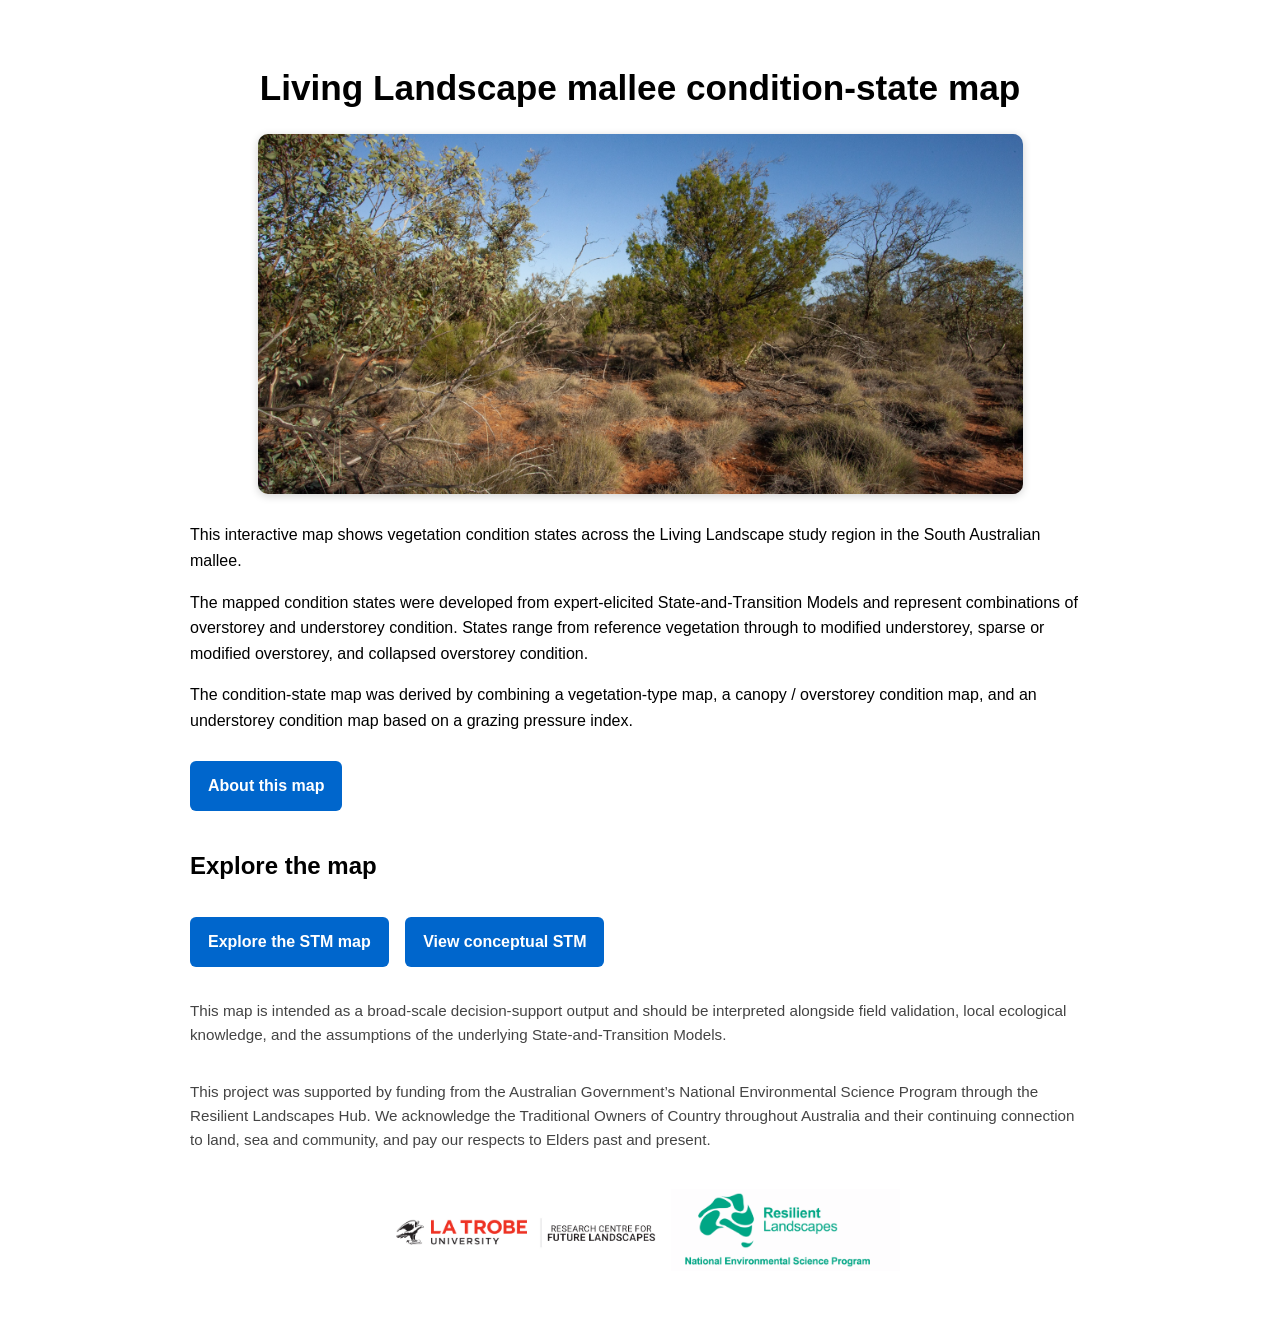
<file: index.html>
<!DOCTYPE html>
<html>
<head>
  <meta charset="utf-8">
  <title>Living Landscape mallee condition-state map</title>
  <style>
    body {
      font-family: Arial, sans-serif;
      max-width: 900px;
      margin: 60px auto;
      padding: 0 24px;
      line-height: 1.6;
    }

h1 {
  font-size: 2.2em;
  margin-bottom: 16px;
  text-align: center;
}

    h2 {
      margin-top: 36px;
    }

    .hero-image {
      width: 85%;
      height: 360px;
      object-fit: cover;
      object-position: center;
      border-radius: 10px;
      margin: 18px auto 28px auto;
      display: block;
      box-shadow: 0 2px 8px rgba(0,0,0,0.18);
    }

    .button {
      display: inline-block;
      margin: 12px 12px 0 0;
      padding: 12px 18px;
      background: #0066cc;
      color: white;
      text-decoration: none;
      border-radius: 6px;
      font-weight: bold;
    }

    .button:hover {
      background: #004f99;
    }

    .note {
      margin-top: 32px;
      font-size: 0.95em;
      color: #444;
    }

    .logo-footer {
      margin-top: 36px;
      text-align: center;
    }

    .logo-footer img {
      max-width: 100%;
      width: 520px;
      height: auto;
    }
  </style>
</head>

<body>
  <h1>Living Landscape mallee condition-state map</h1>

  <img class="hero-image" src="images/stm-hero.jpg" alt="Mallee vegetation condition-state map">

  <p>
    This interactive map shows vegetation condition states across the Living Landscape
    study region in the South Australian mallee.
  </p>

  <p>
    The mapped condition states were developed from expert-elicited State-and-Transition
    Models and represent combinations of overstorey and understorey condition. States
    range from reference vegetation through to modified understorey, sparse or modified
    overstorey, and collapsed overstorey condition.
  </p>

  <p>
    The condition-state map was derived by combining a vegetation-type map, a canopy /
    overstorey condition map, and an understorey condition map based on a grazing
    pressure index.
  </p>
<p>
  <a class="button" href="about.html">About this map</a>
</p>
  <h2>Explore the map</h2>

  <a class="button" href="stm/">Explore the STM map</a>
  <a class="button" href="stm-model.html">View conceptual STM</a>

  <p class="note">
    This map is intended as a broad-scale decision-support output and should be
    interpreted alongside field validation, local ecological knowledge, and the
    assumptions of the underlying State-and-Transition Models.
  </p>

  <p class="note">
    This project was supported by funding from the Australian Government’s National
    Environmental Science Program through the Resilient Landscapes Hub. We acknowledge
    the Traditional Owners of Country throughout Australia and their continuing
    connection to land, sea and community, and pay our respects to Elders past and present.
  </p>

  <div class="logo-footer">
    <img src="images/logos.png" alt="Project partner logos">
  </div>
</body>
</html>
</file>
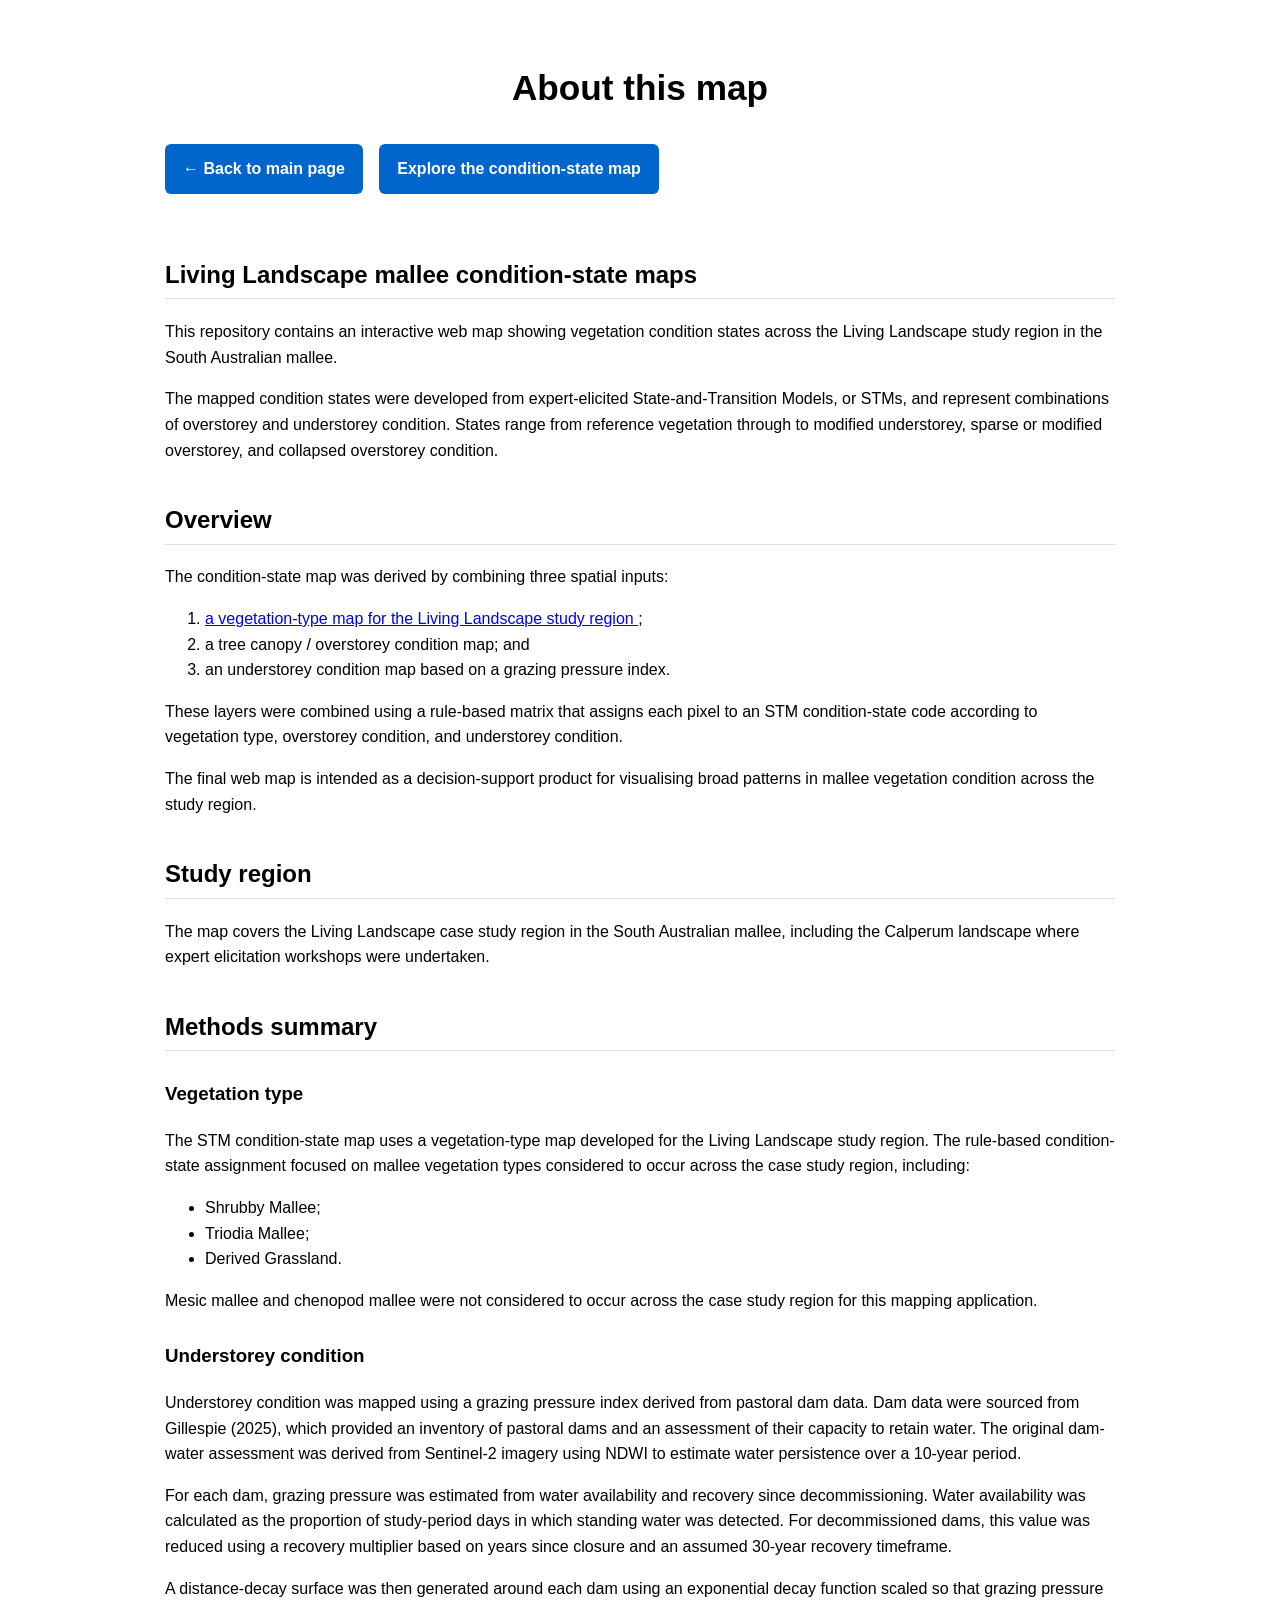
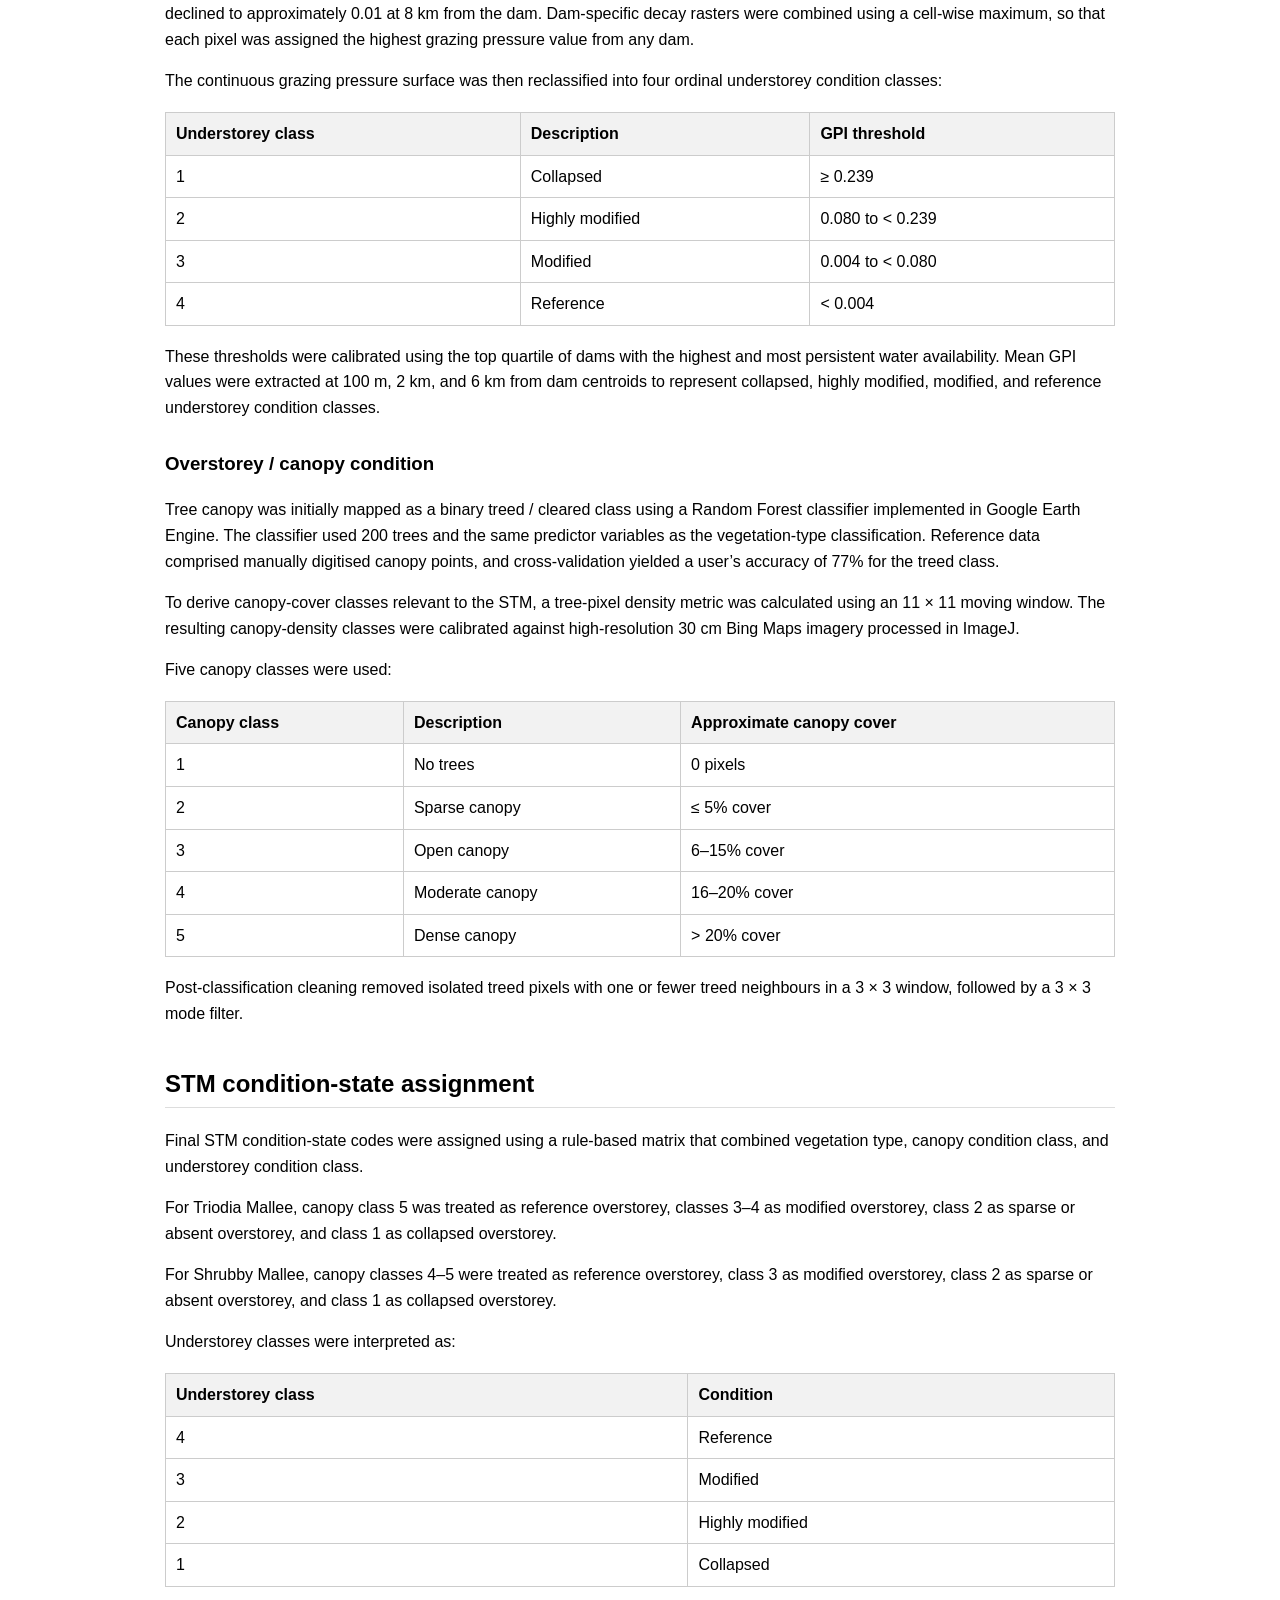
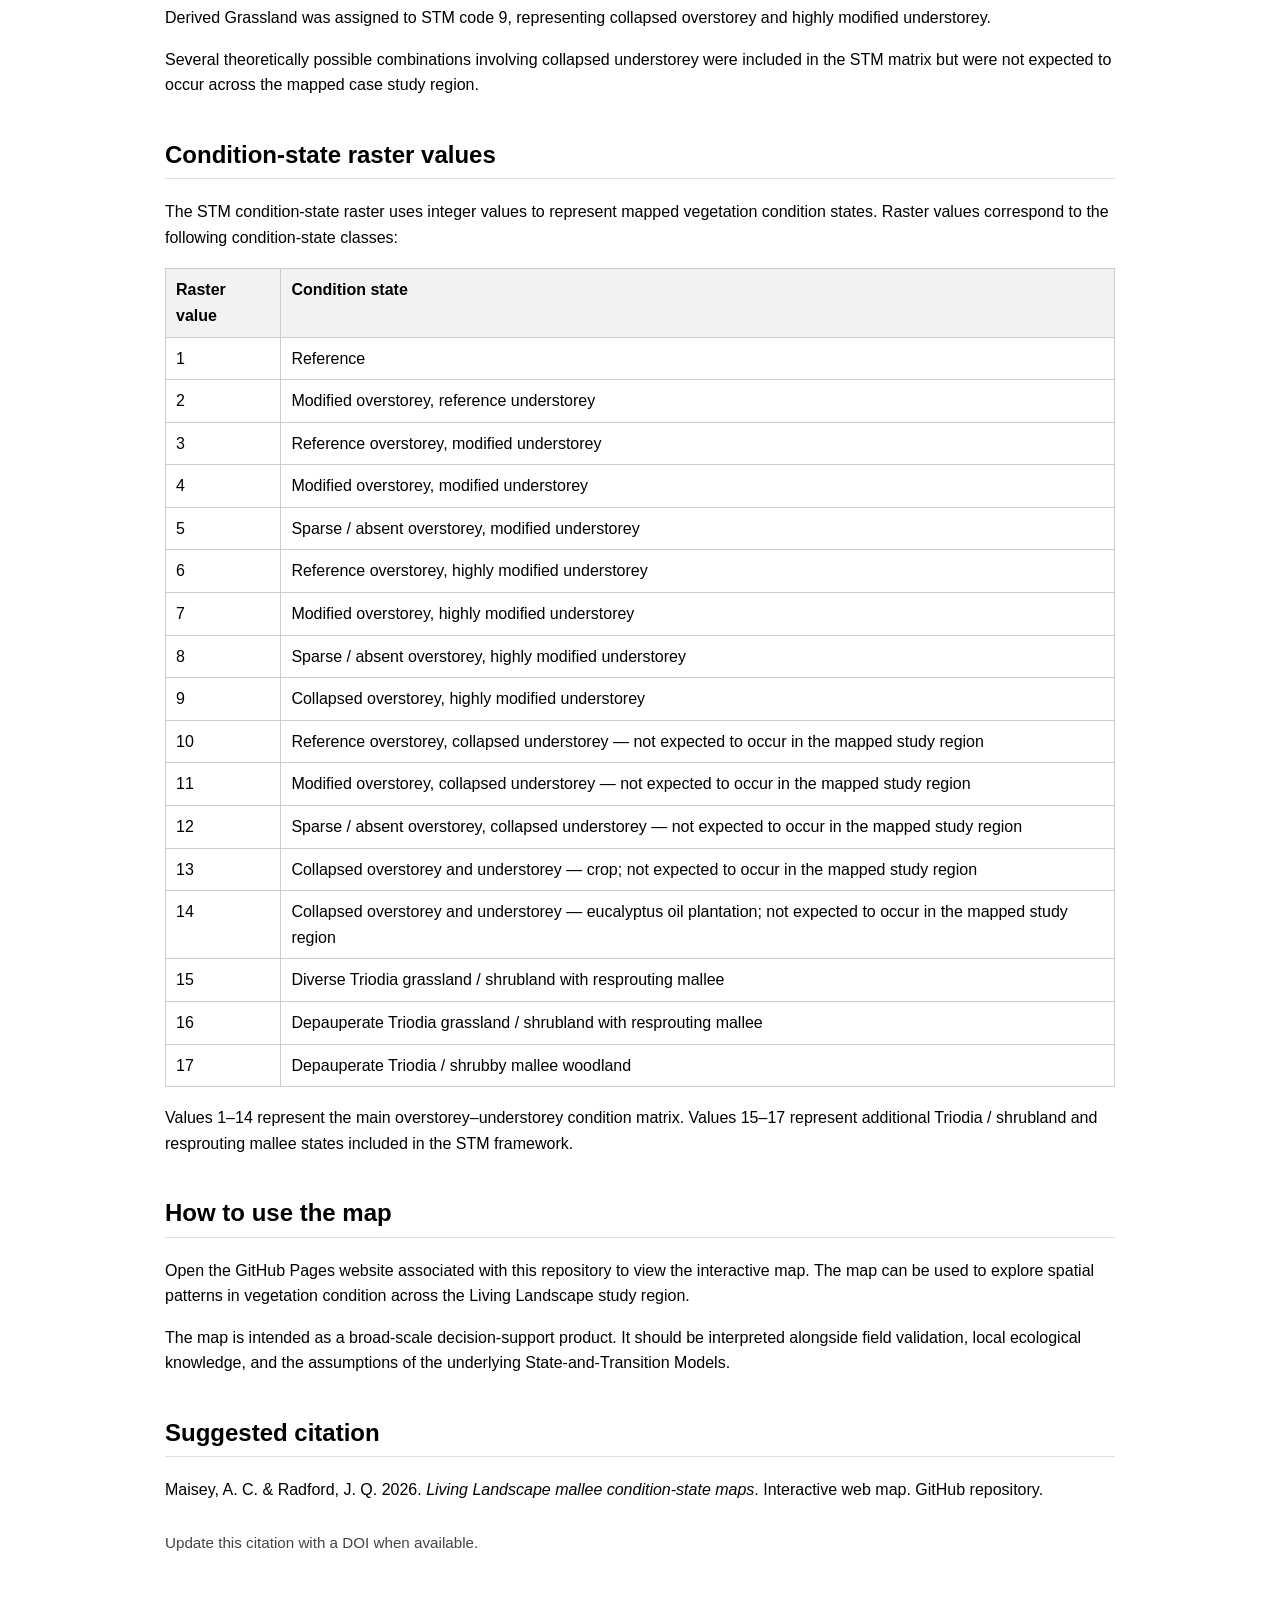
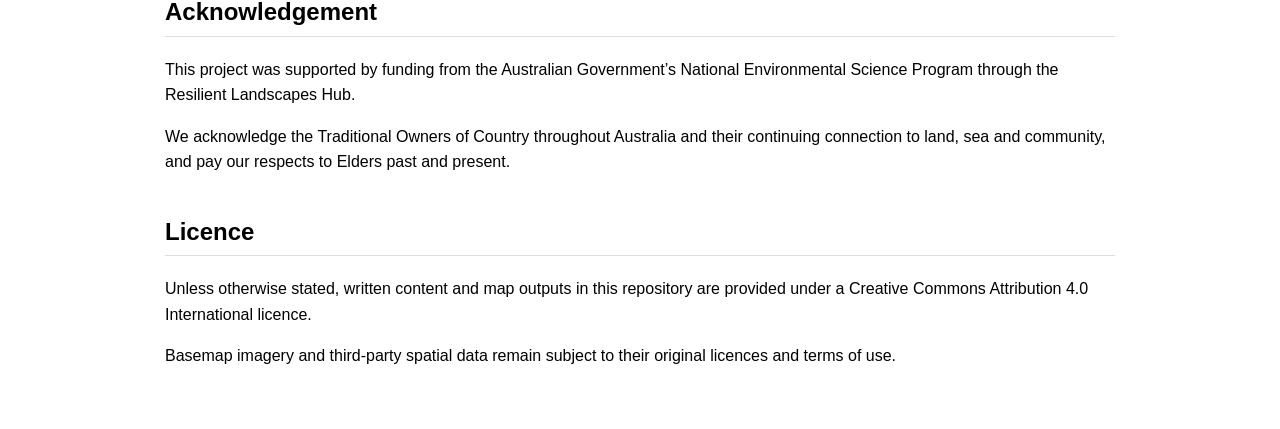
<file: about.html>
<!DOCTYPE html>
<html>
<head>
  <meta charset="utf-8">
  <title>About this map</title>
  <style>
    body {
      font-family: Arial, sans-serif;
      max-width: 950px;
      margin: 60px auto;
      padding: 0 24px;
      line-height: 1.6;
    }

    h1 {
      font-size: 2.2em;
      text-align: center;
      margin-bottom: 16px;
    }

    h2 {
      margin-top: 38px;
      border-bottom: 1px solid #ddd;
      padding-bottom: 4px;
    }

    h3 {
      margin-top: 28px;
    }

    table {
      border-collapse: collapse;
      margin: 18px 0;
      width: 100%;
    }

    th, td {
      border: 1px solid #ccc;
      padding: 8px 10px;
      text-align: left;
      vertical-align: top;
    }

    th {
      background: #f2f2f2;
    }

    .button {
      display: inline-block;
      margin: 12px 12px 24px 0;
      padding: 12px 18px;
      background: #0066cc;
      color: white;
      text-decoration: none;
      border-radius: 6px;
      font-weight: bold;
    }

    .button:hover {
      background: #004f99;
    }

    .note {
      margin-top: 28px;
      font-size: 0.95em;
      color: #444;
    }
  </style>
</head>

<body>
  <h1>About this map</h1>

  <a class="button" href="index.html">← Back to main page</a>
  <a class="button" href="stm/">Explore the condition-state map</a>

  <h2>Living Landscape mallee condition-state maps</h2>

  <p>
    This repository contains an interactive web map showing vegetation condition
    states across the Living Landscape study region in the South Australian mallee.
  </p>

  <p>
    The mapped condition states were developed from expert-elicited
    State-and-Transition Models, or STMs, and represent combinations of overstorey
    and understorey condition. States range from reference vegetation through to
    modified understorey, sparse or modified overstorey, and collapsed overstorey
    condition.
  </p>

  <h2>Overview</h2>

  <p>The condition-state map was derived by combining three spatial inputs:</p>

  <ol>
    <li>
     <a href="https://menuranovaehollandiae.github.io/Mallee-vegetation-types/index.html" target="_blank" rel="noopener">
      a vegetation-type map for the Living Landscape study region
    </a>;
    </li>
    <li>a tree canopy / overstorey condition map; and</li>
    <li>an understorey condition map based on a grazing pressure index.</li>
  </ol>

  <p>
    These layers were combined using a rule-based matrix that assigns each pixel
    to an STM condition-state code according to vegetation type, overstorey
    condition, and understorey condition.
  </p>

  <p>
    The final web map is intended as a decision-support product for visualising
    broad patterns in mallee vegetation condition across the study region.
  </p>

  <h2>Study region</h2>

  <p>
    The map covers the Living Landscape case study region in the South Australian
    mallee, including the Calperum landscape where expert elicitation workshops
    were undertaken.
  </p>

  <h2>Methods summary</h2>

  <h3>Vegetation type</h3>

  <p>
    The STM condition-state map uses a vegetation-type map developed for the
    Living Landscape study region. The rule-based condition-state assignment
    focused on mallee vegetation types considered to occur across the case study
    region, including:
  </p>

  <ul>
    <li>Shrubby Mallee;</li>
    <li>Triodia Mallee;</li>
    <li>Derived Grassland.</li>
  </ul>

  <p>
    Mesic mallee and chenopod mallee were not considered to occur across the case
    study region for this mapping application.
  </p>

  <h3>Understorey condition</h3>

  <p>
    Understorey condition was mapped using a grazing pressure index derived from
    pastoral dam data. Dam data were sourced from Gillespie (2025), which provided
    an inventory of pastoral dams and an assessment of their capacity to retain
    water. The original dam-water assessment was derived from Sentinel-2 imagery
    using NDWI to estimate water persistence over a 10-year period.
  </p>

  <p>
    For each dam, grazing pressure was estimated from water availability and
    recovery since decommissioning. Water availability was calculated as the
    proportion of study-period days in which standing water was detected. For
    decommissioned dams, this value was reduced using a recovery multiplier based
    on years since closure and an assumed 30-year recovery timeframe.
  </p>

  <p>
    A distance-decay surface was then generated around each dam using an exponential
    decay function scaled so that grazing pressure declined to approximately 0.01
    at 8 km from the dam. Dam-specific decay rasters were combined using a
    cell-wise maximum, so that each pixel was assigned the highest grazing pressure
    value from any dam.
  </p>

  <p>
    The continuous grazing pressure surface was then reclassified into four
    ordinal understorey condition classes:
  </p>

  <table>
    <tr>
      <th>Understorey class</th>
      <th>Description</th>
      <th>GPI threshold</th>
    </tr>
    <tr>
      <td>1</td>
      <td>Collapsed</td>
      <td>≥ 0.239</td>
    </tr>
    <tr>
      <td>2</td>
      <td>Highly modified</td>
      <td>0.080 to &lt; 0.239</td>
    </tr>
    <tr>
      <td>3</td>
      <td>Modified</td>
      <td>0.004 to &lt; 0.080</td>
    </tr>
    <tr>
      <td>4</td>
      <td>Reference</td>
      <td>&lt; 0.004</td>
    </tr>
  </table>

  <p>
    These thresholds were calibrated using the top quartile of dams with the
    highest and most persistent water availability. Mean GPI values were extracted
    at 100 m, 2 km, and 6 km from dam centroids to represent collapsed, highly
    modified, modified, and reference understorey condition classes.
  </p>

  <h3>Overstorey / canopy condition</h3>

  <p>
    Tree canopy was initially mapped as a binary treed / cleared class using a
    Random Forest classifier implemented in Google Earth Engine. The classifier
    used 200 trees and the same predictor variables as the vegetation-type
    classification. Reference data comprised manually digitised canopy points, and
    cross-validation yielded a user’s accuracy of 77% for the treed class.
  </p>

  <p>
    To derive canopy-cover classes relevant to the STM, a tree-pixel density metric
    was calculated using an 11 × 11 moving window. The resulting canopy-density
    classes were calibrated against high-resolution 30 cm Bing Maps imagery
    processed in ImageJ.
  </p>

  <p>Five canopy classes were used:</p>

  <table>
    <tr>
      <th>Canopy class</th>
      <th>Description</th>
      <th>Approximate canopy cover</th>
    </tr>
    <tr>
      <td>1</td>
      <td>No trees</td>
      <td>0 pixels</td>
    </tr>
    <tr>
      <td>2</td>
      <td>Sparse canopy</td>
      <td>≤ 5% cover</td>
    </tr>
    <tr>
      <td>3</td>
      <td>Open canopy</td>
      <td>6–15% cover</td>
    </tr>
    <tr>
      <td>4</td>
      <td>Moderate canopy</td>
      <td>16–20% cover</td>
    </tr>
    <tr>
      <td>5</td>
      <td>Dense canopy</td>
      <td>&gt; 20% cover</td>
    </tr>
  </table>

  <p>
    Post-classification cleaning removed isolated treed pixels with one or fewer
    treed neighbours in a 3 × 3 window, followed by a 3 × 3 mode filter.
  </p>

  <h2>STM condition-state assignment</h2>

  <p>
    Final STM condition-state codes were assigned using a rule-based matrix that
    combined vegetation type, canopy condition class, and understorey condition
    class.
  </p>

  <p>
    For Triodia Mallee, canopy class 5 was treated as reference overstorey,
    classes 3–4 as modified overstorey, class 2 as sparse or absent overstorey,
    and class 1 as collapsed overstorey.
  </p>

  <p>
    For Shrubby Mallee, canopy classes 4–5 were treated as reference overstorey,
    class 3 as modified overstorey, class 2 as sparse or absent overstorey, and
    class 1 as collapsed overstorey.
  </p>

  <p>Understorey classes were interpreted as:</p>

  <table>
    <tr>
      <th>Understorey class</th>
      <th>Condition</th>
    </tr>
    <tr>
      <td>4</td>
      <td>Reference</td>
    </tr>
    <tr>
      <td>3</td>
      <td>Modified</td>
    </tr>
    <tr>
      <td>2</td>
      <td>Highly modified</td>
    </tr>
    <tr>
      <td>1</td>
      <td>Collapsed</td>
    </tr>
  </table>

  <p>
    Derived Grassland was assigned to STM code 9, representing collapsed
    overstorey and highly modified understorey.
  </p>

  <p>
    Several theoretically possible combinations involving collapsed understorey
    were included in the STM matrix but were not expected to occur across the
    mapped case study region.
  </p>

  <h2>Condition-state raster values</h2>

  <p>
    The STM condition-state raster uses integer values to represent mapped
    vegetation condition states. Raster values correspond to the following
    condition-state classes:
  </p>

  <table>
    <tr>
      <th>Raster value</th>
      <th>Condition state</th>
    </tr>
    <tr><td>1</td><td>Reference</td></tr>
    <tr><td>2</td><td>Modified overstorey, reference understorey</td></tr>
    <tr><td>3</td><td>Reference overstorey, modified understorey</td></tr>
    <tr><td>4</td><td>Modified overstorey, modified understorey</td></tr>
    <tr><td>5</td><td>Sparse / absent overstorey, modified understorey</td></tr>
    <tr><td>6</td><td>Reference overstorey, highly modified understorey</td></tr>
    <tr><td>7</td><td>Modified overstorey, highly modified understorey</td></tr>
    <tr><td>8</td><td>Sparse / absent overstorey, highly modified understorey</td></tr>
    <tr><td>9</td><td>Collapsed overstorey, highly modified understorey</td></tr>
    <tr><td>10</td><td>Reference overstorey, collapsed understorey — not expected to occur in the mapped study region</td></tr>
    <tr><td>11</td><td>Modified overstorey, collapsed understorey — not expected to occur in the mapped study region</td></tr>
    <tr><td>12</td><td>Sparse / absent overstorey, collapsed understorey — not expected to occur in the mapped study region</td></tr>
    <tr><td>13</td><td>Collapsed overstorey and understorey — crop; not expected to occur in the mapped study region</td></tr>
    <tr><td>14</td><td>Collapsed overstorey and understorey — eucalyptus oil plantation; not expected to occur in the mapped study region</td></tr>
    <tr><td>15</td><td>Diverse Triodia grassland / shrubland with resprouting mallee</td></tr>
    <tr><td>16</td><td>Depauperate Triodia grassland / shrubland with resprouting mallee</td></tr>
    <tr><td>17</td><td>Depauperate Triodia / shrubby mallee woodland</td></tr>
  </table>

  <p>
    Values 1–14 represent the main overstorey–understorey condition matrix.
    Values 15–17 represent additional Triodia / shrubland and resprouting mallee
    states included in the STM framework.
  </p>

  <h2>How to use the map</h2>

  <p>
    Open the GitHub Pages website associated with this repository to view the
    interactive map. The map can be used to explore spatial patterns in vegetation
    condition across the Living Landscape study region.
  </p>

  <p>
    The map is intended as a broad-scale decision-support product. It should be
    interpreted alongside field validation, local ecological knowledge, and the
    assumptions of the underlying State-and-Transition Models.
  </p>

  <h2>Suggested citation</h2>

  <p>
    Maisey, A. C. & Radford, J. Q. 2026.
    <em>Living Landscape mallee condition-state maps</em>.
    Interactive web map. GitHub repository.
  </p>

  <p class="note">
    Update this citation with a DOI when available.
  </p>

  <h2>Acknowledgement</h2>

  <p>
    This project was supported by funding from the Australian Government’s
    National Environmental Science Program through the Resilient Landscapes Hub.
  </p>

  <p>
    We acknowledge the Traditional Owners of Country throughout Australia and
    their continuing connection to land, sea and community, and pay our respects
    to Elders past and present.
  </p>

  <h2>Licence</h2>

  <p>
    Unless otherwise stated, written content and map outputs in this repository
    are provided under a Creative Commons Attribution 4.0 International licence.
  </p>

  <p>
    Basemap imagery and third-party spatial data remain subject to their original
    licences and terms of use.
  </p>
</body>
</html>
</file>
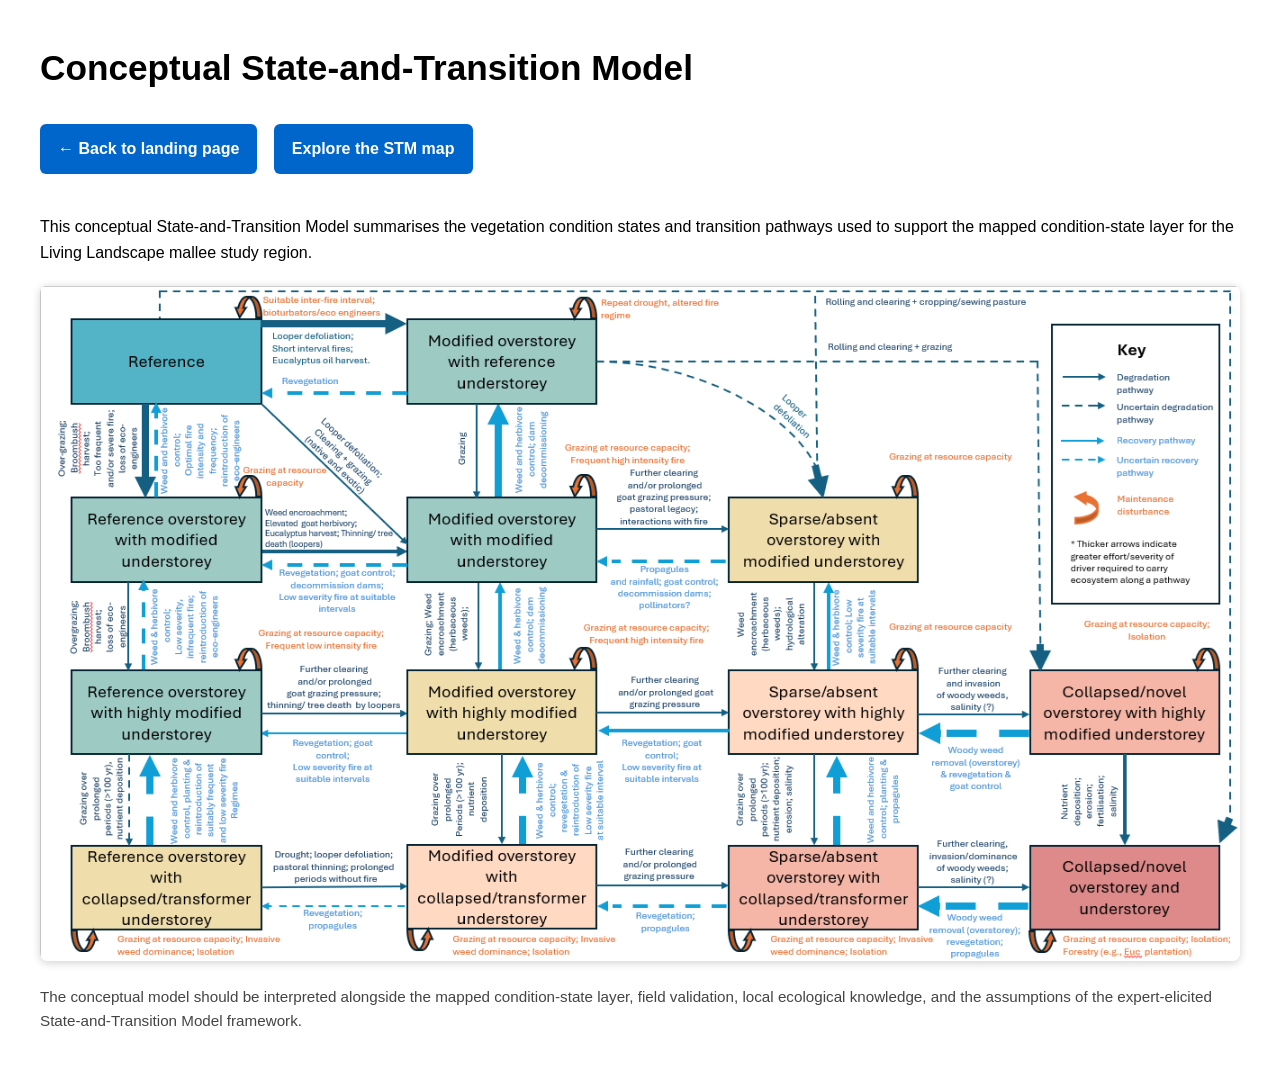
<file: stm-model.html>
<!DOCTYPE html>
<html>
<head>
  <meta charset="utf-8">
  <title>Conceptual State-and-Transition Model</title>
  <style>
    body {
      font-family: Arial, sans-serif;
      max-width: 1200px;
      margin: 40px auto;
      padding: 0 24px;
      line-height: 1.6;
    }

    h1 {
      font-size: 2.2em;
      margin-bottom: 16px;
    }

    .button {
      display: inline-block;
      margin: 12px 12px 24px 0;
      padding: 12px 18px;
      background: #0066cc;
      color: white;
      text-decoration: none;
      border-radius: 6px;
      font-weight: bold;
    }

    .button:hover {
      background: #004f99;
    }

    .stm-image {
      width: 100%;
      height: auto;
      display: block;
      margin: 20px auto;
      border-radius: 8px;
      box-shadow: 0 2px 8px rgba(0,0,0,0.18);
    }

    .note {
      margin-top: 24px;
      font-size: 0.95em;
      color: #444;
    }
  </style>
</head>

<body>
  <h1>Conceptual State-and-Transition Model</h1>

  <a class="button" href="index.html">← Back to landing page</a>
  <a class="button" href="stm/">Explore the STM map</a>

  <p>
    This conceptual State-and-Transition Model summarises the vegetation condition
    states and transition pathways used to support the mapped condition-state layer
    for the Living Landscape mallee study region.
  </p>

  <img class="stm-image" src="images/Mallee_STM.png" alt="Conceptual State-and-Transition Model for mallee vegetation condition states">

  <p class="note">
    The conceptual model should be interpreted alongside the mapped condition-state
    layer, field validation, local ecological knowledge, and the assumptions of the
    expert-elicited State-and-Transition Model framework.
  </p>
</body>
</html>
</file>
